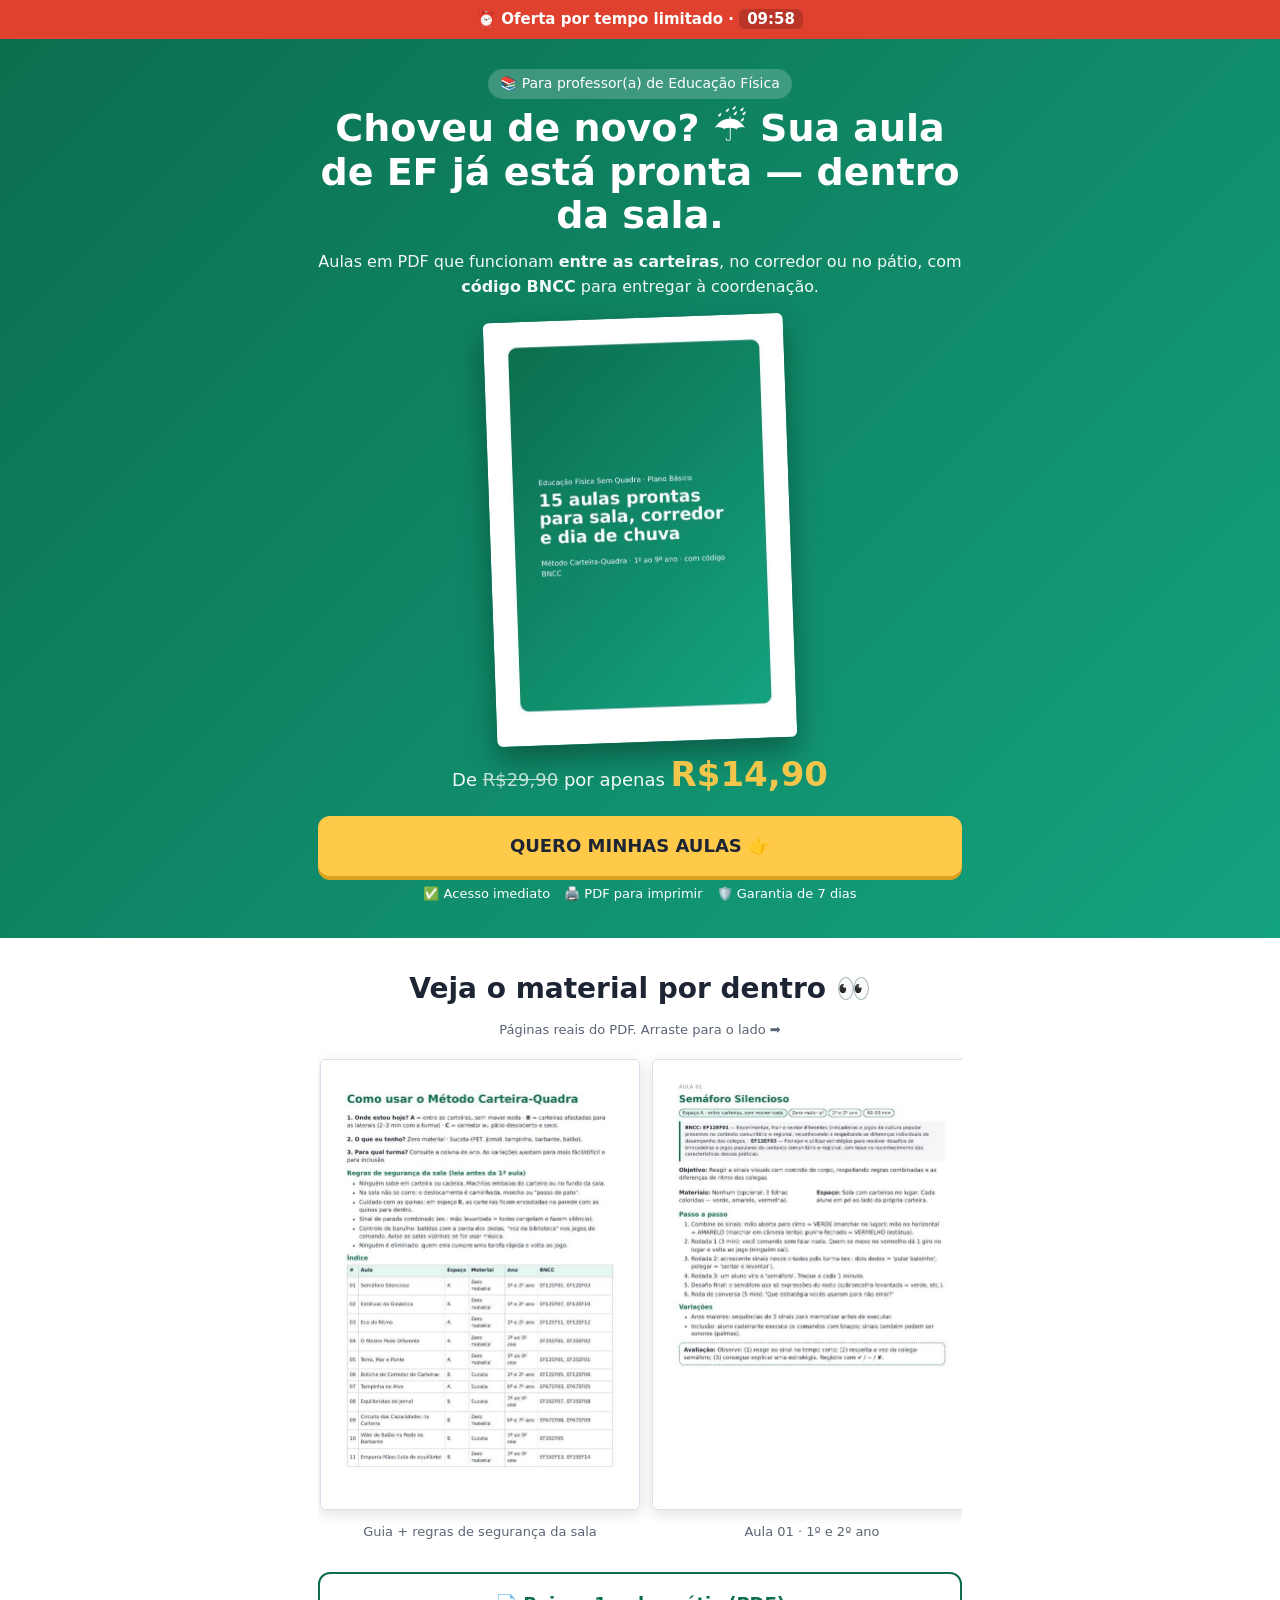
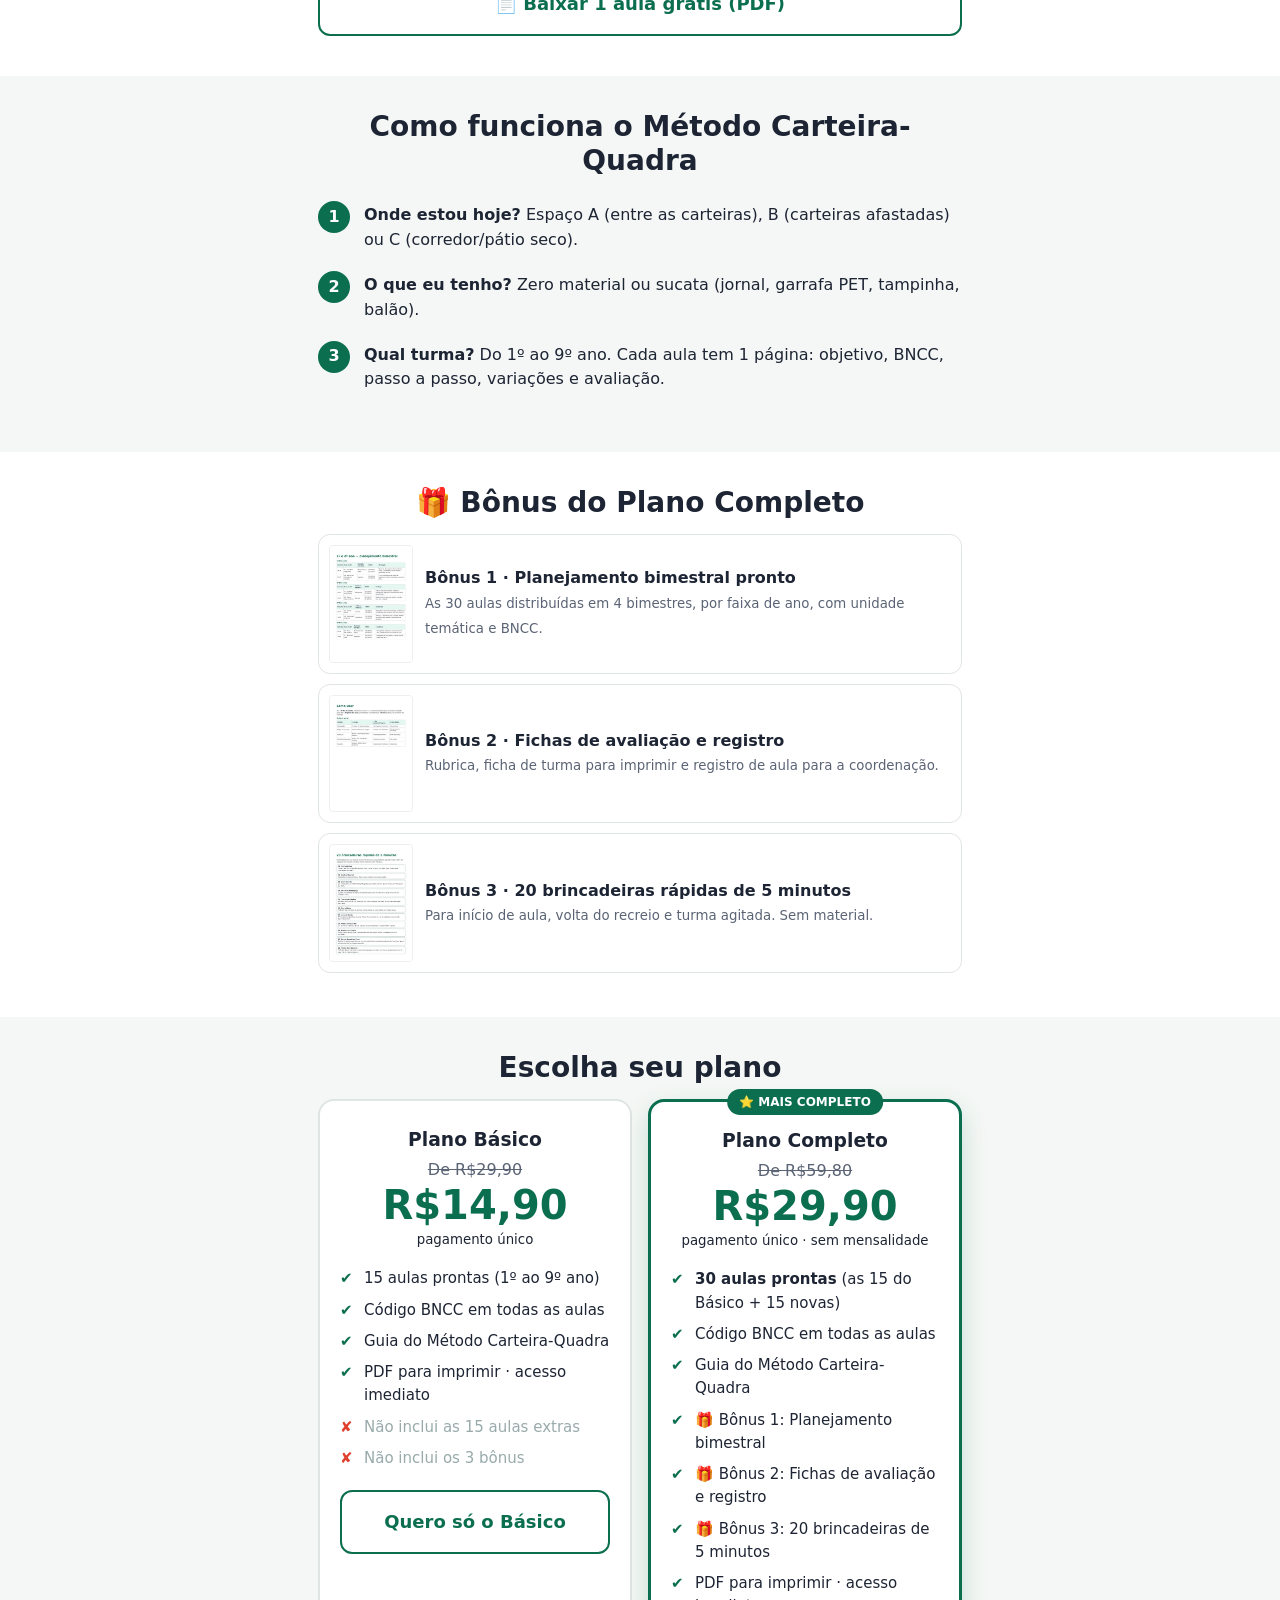
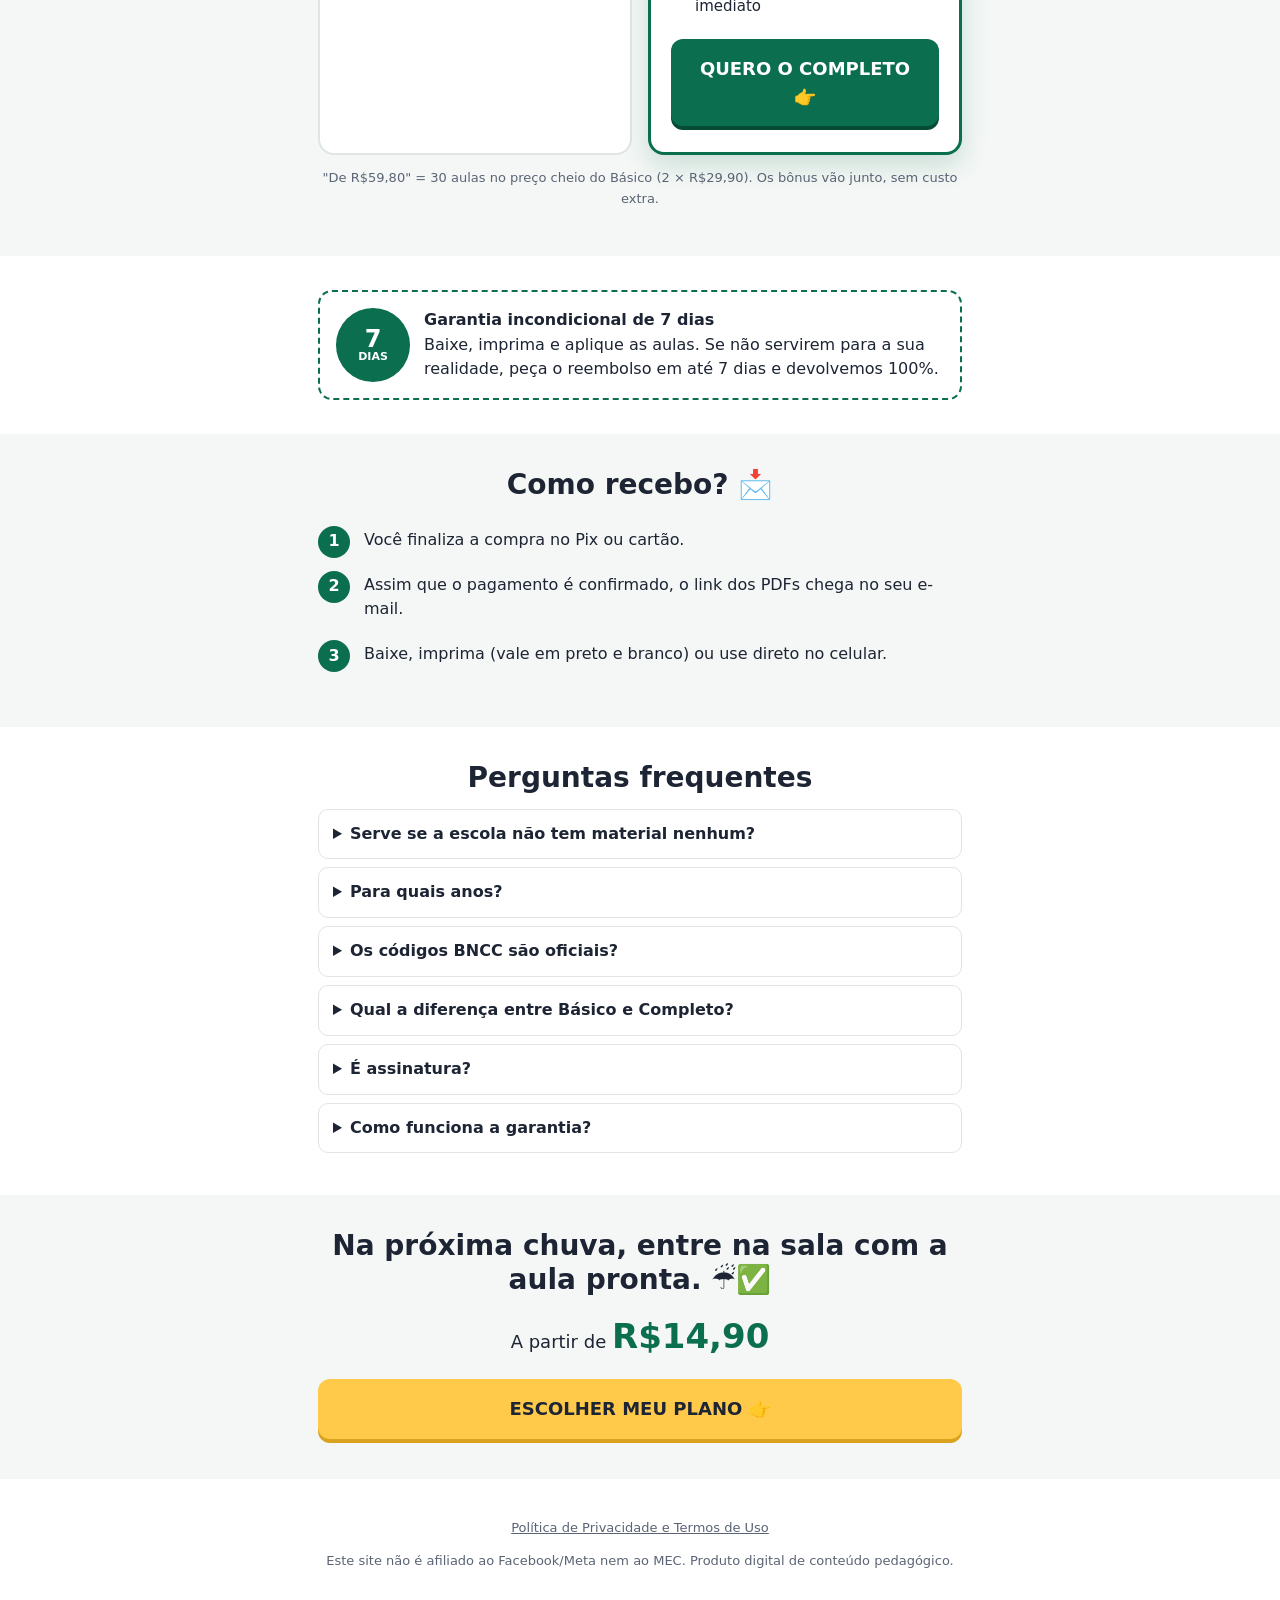
<file: index.html>
<!doctype html>
<html lang="pt-BR">
<head>
<meta charset="utf-8">
<meta name="viewport" content="width=device-width,initial-scale=1">
<title>Educação Física Sem Quadra — aulas prontas para sala e dia de chuva | a partir de R$14,90</title>
<meta name="description" content="Aulas de Educação Física prontas para dar dentro da sala, no corredor ou no pátio, com código BNCC. PDF para imprimir. A partir de R$14,90.">
<meta property="og:title" content="Professor(a) de EF, choveu de novo? Aulas prontas para a sala ☔">
<meta property="og:image" content="assets/prev/capa-basico-01.jpg">
<link rel="preload" as="image" href="assets/prev/capa-basico-01.jpg">
<link rel="stylesheet" href="assets/style.css">
<!--
  ===== META PIXEL (PLACEHOLDER) — troque SEU_PIXEL_ID e remova os comentários =====
<script>
!function(f,b,e,v,n,t,s){if(f.fbq)return;n=f.fbq=function(){n.callMethod?
n.callMethod.apply(n,arguments):n.queue.push(arguments)};if(!f._fbq)f._fbq=n;
n.push=n;n.loaded=!0;n.version='2.0';n.queue=[];t=b.createElement(e);t.async=!0;
t.src=v;s=b.getElementsByTagName(e)[0];s.parentNode.insertBefore(t,s)}(window,
document,'script','https://connect.facebook.net/en_US/fbevents.js');
fbq('init','SEU_PIXEL_ID');fbq('track','PageView');
document.addEventListener('click',function(e){var a=e.target.closest('a[data-plan]');if(a)fbq('track','InitiateCheckout',{value:+a.dataset.value,currency:'BRL',content_name:a.dataset.plan});});
</script>
<noscript><img height="1" width="1" style="display:none" src="https://www.facebook.com/tr?id=SEU_PIXEL_ID&ev=PageView&noscript=1"/></noscript>
-->
</head>
<body>
<!-- Troque CHECKOUT_URL_BASICO e CHECKOUT_URL_COMPLETO pelos links do checkout (Kiwify/Hotmart). -->
<div class="bar">⏰ Oferta por tempo limitado · <b id="cd">10:00</b></div>

<header class="hero"><div class="w">
<span class="pill">📚 Para professor(a) de Educação Física</span>
<h1>Choveu de novo? ☔ Sua aula de EF já está pronta — dentro da sala.</h1>
<p>Aulas em PDF que funcionam <b>entre as carteiras</b>, no corredor ou no pátio, com <b>código BNCC</b> para entregar à coordenação.</p>
<img class="mock" src="assets/prev/capa-basico-01.jpg" width="300" height="424" alt="Capa do Plano Básico: 15 aulas">
<p class="dp">De <s>R$29,90</s> por apenas <b>R$14,90</b></p>
<a class="btn" href="#planos">QUERO MINHAS AULAS 👉</a>
<div class="trust"><span>✅ Acesso imediato</span><span>🖨️ PDF para imprimir</span><span>🛡️ Garantia de 7 dias</span></div>
</div></header>

<section><div class="w">
<h2>Veja o material por dentro 👀</h2>
<p class="note">Páginas reais do PDF. Arraste para o lado ➡️</p>
<div class="flip">
<figure><img loading="lazy" src="assets/prev/guia-02.jpg" alt="Guia do Método Carteira-Quadra"><figcaption>Guia + regras de segurança da sala</figcaption></figure>
<figure><img loading="lazy" src="assets/prev/aula-04.jpg" alt="Aula Semáforo Silencioso"><figcaption>Aula 01 · 1º e 2º ano</figcaption></figure>
<figure><img loading="lazy" src="assets/prev/aula-20.jpg" alt="Aula Mamba"><figcaption>Aula 17 · 3º ao 5º ano</figcaption></figure>
<figure><img loading="lazy" src="assets/prev/aula-26.jpg" alt="Aula Ginga e Esquiva"><figcaption>Aula 23 · 6º e 7º ano</figcaption></figure>
<figure><img loading="lazy" src="assets/prev/aula-29.jpg" alt="Aula Forró de Dois Tempos"><figcaption>Aula 26 · 8º e 9º ano</figcaption></figure>
</div>
<a class="btn o" href="assets/amostra-aula-gratis.pdf">📄 Baixar 1 aula grátis (PDF)</a>
</div></section>

<section class="alt"><div class="w">
<h2>Como funciona o Método Carteira-Quadra</h2>
<ol class="steps">
<li><b>Onde estou hoje?</b> Espaço A (entre as carteiras), B (carteiras afastadas) ou C (corredor/pátio seco).</li>
<li><b>O que eu tenho?</b> Zero material ou sucata (jornal, garrafa PET, tampinha, balão).</li>
<li><b>Qual turma?</b> Do 1º ao 9º ano. Cada aula tem 1 página: objetivo, BNCC, passo a passo, variações e avaliação.</li>
</ol>
</div></section>

<section><div class="w">
<h2>🎁 Bônus do Plano Completo</h2>
<div class="bon"><img loading="lazy" src="assets/prev/b1-3.jpg" alt=""><div><b>Bônus 1 · Planejamento bimestral pronto</b><br><small>As 30 aulas distribuídas em 4 bimestres, por faixa de ano, com unidade temática e BNCC.</small></div></div>
<div class="bon"><img loading="lazy" src="assets/prev/b2-2.jpg" alt=""><div><b>Bônus 2 · Fichas de avaliação e registro</b><br><small>Rubrica, ficha de turma para imprimir e registro de aula para a coordenação.</small></div></div>
<div class="bon"><img loading="lazy" src="assets/prev/b3-2.jpg" alt=""><div><b>Bônus 3 · 20 brincadeiras rápidas de 5 minutos</b><br><small>Para início de aula, volta do recreio e turma agitada. Sem material.</small></div></div>
</div></section>

<section class="alt" id="planos"><div class="w">
<h2>Escolha seu plano</h2>
<div class="plans">
<div class="plan">
<h3>Plano Básico</h3>
<div class="price"><s>De R$29,90</s><div class="v">R$14,90</div><small>pagamento único</small></div>
<ul>
<li>15 aulas prontas (1º ao 9º ano)</li>
<li>Código BNCC em todas as aulas</li>
<li>Guia do Método Carteira-Quadra</li>
<li>PDF para imprimir · acesso imediato</li>
<li class="no">Não inclui as 15 aulas extras</li>
<li class="no">Não inclui os 3 bônus</li>
</ul>
<a class="btn o" data-plan="basico" data-value="14.90" href="CHECKOUT_URL_BASICO">Quero só o Básico</a>
</div>
<div class="plan best">
<span class="tagb">⭐ MAIS COMPLETO</span>
<h3>Plano Completo</h3>
<div class="price"><s>De R$59,80</s><div class="v">R$29,90</div><small>pagamento único · sem mensalidade</small></div>
<ul>
<li><b>30 aulas prontas</b> (as 15 do Básico + 15 novas)</li>
<li>Código BNCC em todas as aulas</li>
<li>Guia do Método Carteira-Quadra</li>
<li>🎁 Bônus 1: Planejamento bimestral</li>
<li>🎁 Bônus 2: Fichas de avaliação e registro</li>
<li>🎁 Bônus 3: 20 brincadeiras de 5 minutos</li>
<li>PDF para imprimir · acesso imediato</li>
</ul>
<a class="btn g" data-plan="completo" data-value="29.90" href="CHECKOUT_URL_COMPLETO">QUERO O COMPLETO 👉</a>
</div>
</div>
<p class="note">"De R$59,80" = 30 aulas no preço cheio do Básico (2 × R$29,90). Os bônus vão junto, sem custo extra.</p>
</div></section>

<section><div class="w">
<div class="gar"><div class="seal">7<small>DIAS</small></div><div><b>Garantia incondicional de 7 dias</b><br>Baixe, imprima e aplique as aulas. Se não servirem para a sua realidade, peça o reembolso em até 7 dias e devolvemos 100%.</div></div>
</div></section>

<section class="alt"><div class="w">
<h2>Como recebo? 📩</h2>
<ol class="steps">
<li>Você finaliza a compra no Pix ou cartão.</li>
<li>Assim que o pagamento é confirmado, o link dos PDFs chega no seu e-mail.</li>
<li>Baixe, imprima (vale em preto e branco) ou use direto no celular.</li>
</ol>
</div></section>

<section><div class="w">
<h2>Perguntas frequentes</h2>
<details><summary>Serve se a escola não tem material nenhum?</summary><p>Sim. Várias aulas são "zero material" e as outras usam sucata (jornal, garrafa PET, tampinha, balão).</p></details>
<details><summary>Para quais anos?</summary><p>Do 1º ao 9º ano do Ensino Fundamental. O índice mostra o ano de cada aula.</p></details>
<details><summary>Os códigos BNCC são oficiais?</summary><p>Sim. Os códigos e textos das habilidades são os da BNCC publicada pelo MEC. A escolha da habilidade para cada aula é uma sugestão pedagógica que você pode ajustar.</p></details>
<details><summary>Qual a diferença entre Básico e Completo?</summary><p>O Básico tem 15 aulas. O Completo tem 30 aulas e os 3 bônus (planejamento bimestral, fichas de avaliação e 20 brincadeiras de 5 minutos).</p></details>
<details><summary>É assinatura?</summary><p>Não. Pagamento único.</p></details>
<details><summary>Como funciona a garantia?</summary><p>Você tem 7 dias para pedir o reembolso integral pela plataforma de pagamento ou pelo e-mail de suporte.</p></details>
</div></section>

<section class="alt"><div class="w">
<h2>Na próxima chuva, entre na sala com a aula pronta. ☔✅</h2>
<p class="dp" style="text-align:center">A partir de <b style="color:var(--g)">R$14,90</b></p>
<a class="btn" href="#planos">ESCOLHER MEU PLANO 👉</a>
</div></section>

<footer><div class="w">
<p><a href="privacidade.html">Política de Privacidade e Termos de Uso</a></p>
<p>Este site não é afiliado ao Facebook/Meta nem ao MEC. Produto digital de conteúdo pedagógico.</p>
</div></footer>
<script>
// Contador evergreen por visitante (10 min). Não altera preço; só mostra "oferta por tempo limitado".
(function(){var k='efsq_t0',t0=+localStorage.getItem(k);if(!t0){t0=Date.now();localStorage.setItem(k,t0);}
var el=document.getElementById('cd');function tick(){var r=Math.max(0,600000-(Date.now()-t0));
var m=Math.floor(r/60000),s=Math.floor(r%60000/1000);el.textContent=(m<10?'0':'')+m+':'+(s<10?'0':'')+s;if(r>0)setTimeout(tick,1000);}tick();})();
</script>
</body>
</html>
</file>
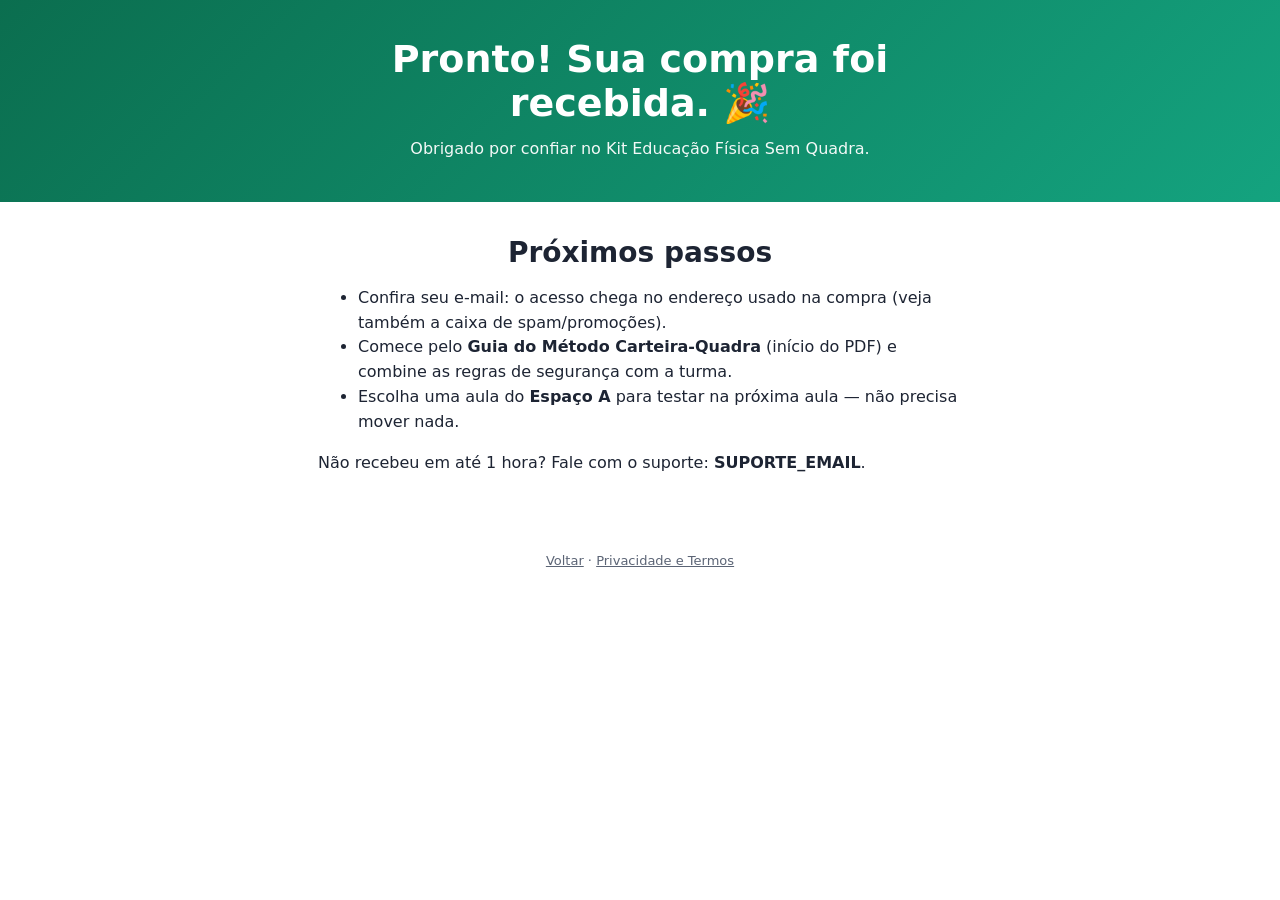
<file: obrigado.html>
<!doctype html><html lang="pt-BR"><head><meta charset="utf-8"><meta name="viewport" content="width=device-width,initial-scale=1"><meta name="robots" content="noindex">
<title>Obrigado! — Educação Física Sem Quadra</title><link rel="stylesheet" href="assets/style.css">
<!-- META PIXEL (PLACEHOLDER): após init, dispare a compra:
<script>fbq('init','SEU_PIXEL_ID');fbq('track','PageView');fbq('track','Purchase',{value:14.90 /* ou 29.90 no Completo */,currency:'BRL'});</script>
Obs.: se o checkout (Kiwify/Hotmart) já envia o evento Purchase, não duplique aqui. -->
</head><body>
<header class="hero"><div class="w"><h1>Pronto! Sua compra foi recebida. 🎉</h1><p>Obrigado por confiar no Kit Educação Física Sem Quadra.</p></div></header>
<section><div class="w">
<h2>Próximos passos</h2>
<ul class="chk">
<li>Confira seu e-mail: o acesso chega no endereço usado na compra (veja também a caixa de spam/promoções).</li>
<li>Comece pelo <b>Guia do Método Carteira-Quadra</b> (início do PDF) e combine as regras de segurança com a turma.</li>
<li>Escolha uma aula do <b>Espaço A</b> para testar na próxima aula — não precisa mover nada.</li>
</ul>
<p>Não recebeu em até 1 hora? Fale com o suporte: <b>SUPORTE_EMAIL</b>.</p>
</div></section>
<footer><a href="index.html">Voltar</a> · <a href="privacidade.html">Privacidade e Termos</a></footer>
</body></html>
</file>
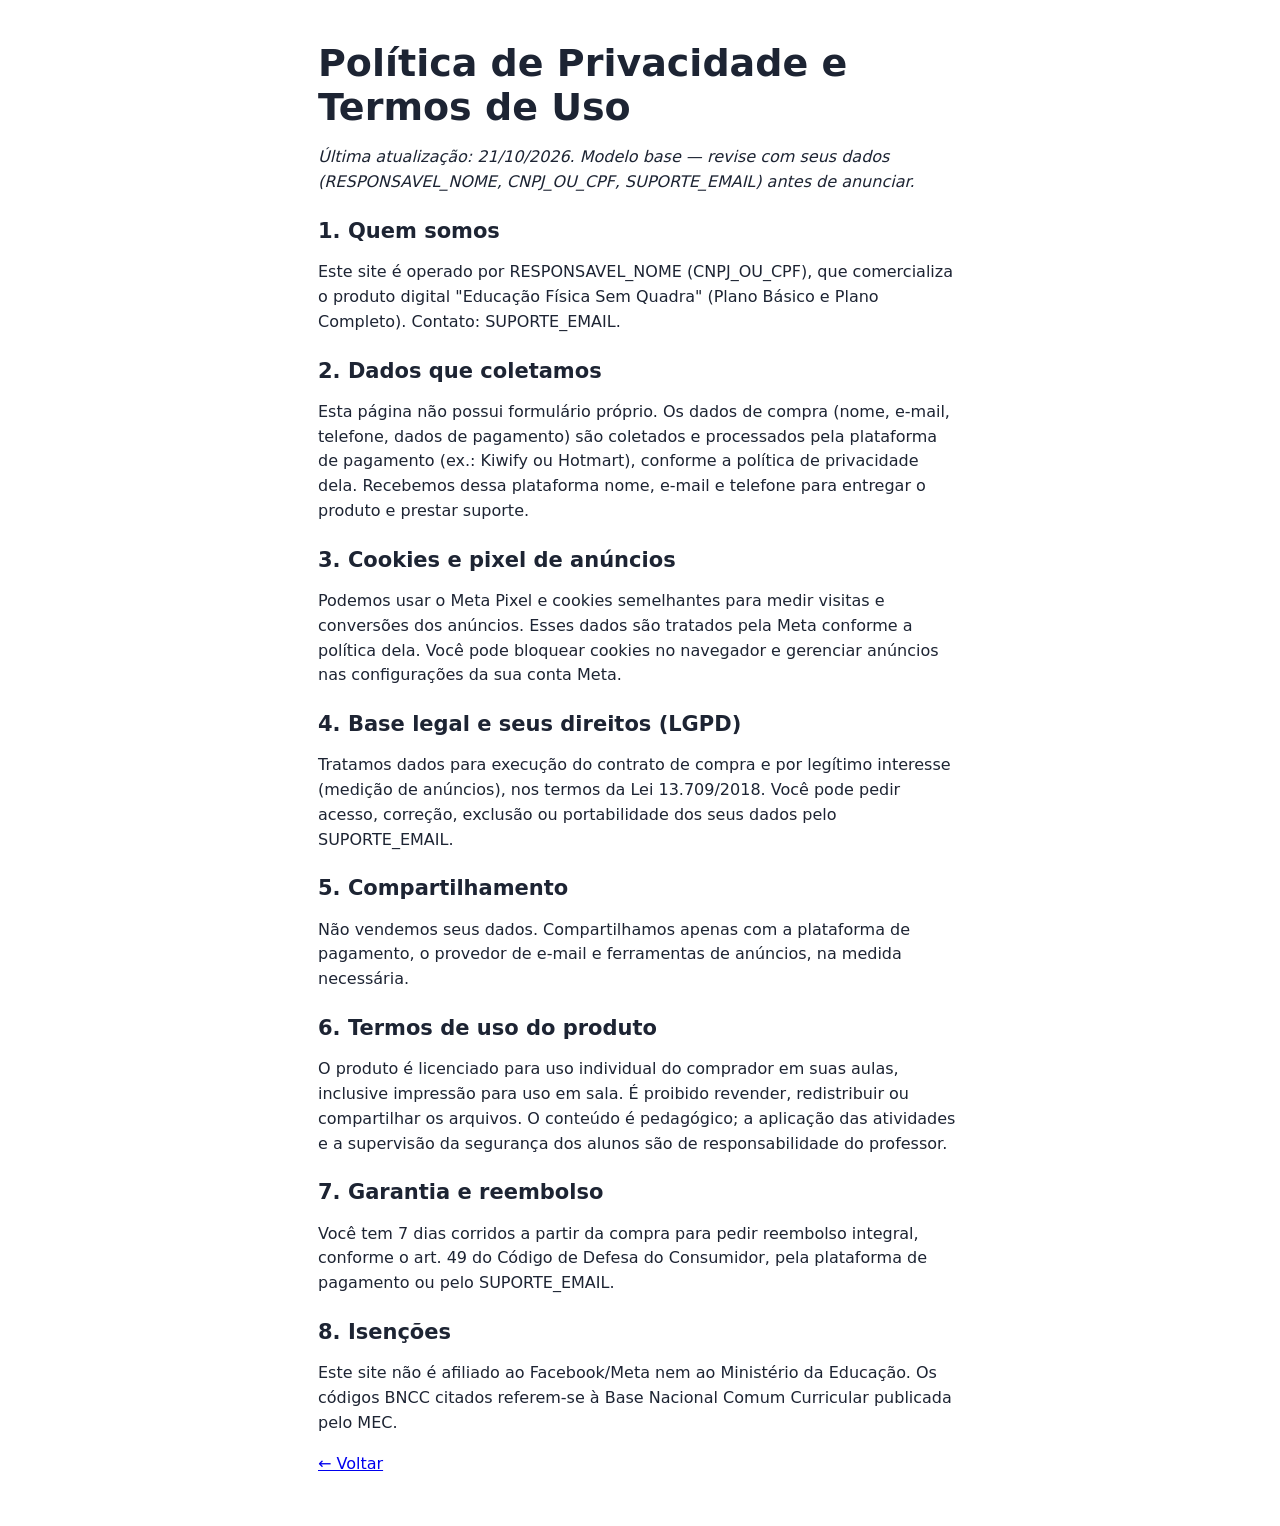
<file: privacidade.html>
<!doctype html><html lang="pt-BR"><head><meta charset="utf-8"><meta name="viewport" content="width=device-width,initial-scale=1">
<title>Política de Privacidade e Termos de Uso — Educação Física Sem Quadra</title><link rel="stylesheet" href="assets/style.css"></head><body>
<section class="legal"><div class="w">
<h1>Política de Privacidade e Termos de Uso</h1>
<p><i>Última atualização: 21/10/2026. Modelo base — revise com seus dados (RESPONSAVEL_NOME, CNPJ_OU_CPF, SUPORTE_EMAIL) antes de anunciar.</i></p>
<h2>1. Quem somos</h2><p>Este site é operado por RESPONSAVEL_NOME (CNPJ_OU_CPF), que comercializa o produto digital "Educação Física Sem Quadra" (Plano Básico e Plano Completo). Contato: SUPORTE_EMAIL.</p>
<h2>2. Dados que coletamos</h2><p>Esta página não possui formulário próprio. Os dados de compra (nome, e-mail, telefone, dados de pagamento) são coletados e processados pela plataforma de pagamento (ex.: Kiwify ou Hotmart), conforme a política de privacidade dela. Recebemos dessa plataforma nome, e-mail e telefone para entregar o produto e prestar suporte.</p>
<h2>3. Cookies e pixel de anúncios</h2><p>Podemos usar o Meta Pixel e cookies semelhantes para medir visitas e conversões dos anúncios. Esses dados são tratados pela Meta conforme a política dela. Você pode bloquear cookies no navegador e gerenciar anúncios nas configurações da sua conta Meta.</p>
<h2>4. Base legal e seus direitos (LGPD)</h2><p>Tratamos dados para execução do contrato de compra e por legítimo interesse (medição de anúncios), nos termos da Lei 13.709/2018. Você pode pedir acesso, correção, exclusão ou portabilidade dos seus dados pelo SUPORTE_EMAIL.</p>
<h2>5. Compartilhamento</h2><p>Não vendemos seus dados. Compartilhamos apenas com a plataforma de pagamento, o provedor de e-mail e ferramentas de anúncios, na medida necessária.</p>
<h2>6. Termos de uso do produto</h2><p>O produto é licenciado para uso individual do comprador em suas aulas, inclusive impressão para uso em sala. É proibido revender, redistribuir ou compartilhar os arquivos. O conteúdo é pedagógico; a aplicação das atividades e a supervisão da segurança dos alunos são de responsabilidade do professor.</p>
<h2>7. Garantia e reembolso</h2><p>Você tem 7 dias corridos a partir da compra para pedir reembolso integral, conforme o art. 49 do Código de Defesa do Consumidor, pela plataforma de pagamento ou pelo SUPORTE_EMAIL.</p>
<h2>8. Isenções</h2><p>Este site não é afiliado ao Facebook/Meta nem ao Ministério da Educação. Os códigos BNCC citados referem-se à Base Nacional Comum Curricular publicada pelo MEC.</p>
<p><a href="index.html">← Voltar</a></p>
</div></section></body></html>
</file>
<file: assets/style.css>
:root{--g:#0b6e4f;--g2:#14a37f;--y:#ffc94a;--r:#e0412f;--t:#1d2433;--m:#5b6475;--bg:#f4f7f5}
*{box-sizing:border-box}body{margin:0;font:16px/1.55 system-ui,-apple-system,"Segoe UI",Roboto,sans-serif;color:var(--t);background:#fff}
.w{max-width:680px;margin:0 auto;padding:0 18px}section{padding:34px 0}section.alt{background:var(--bg)}
h1{font-size:clamp(26px,6.4vw,38px);line-height:1.15;margin:8px 0 12px}h2{font-size:clamp(22px,5vw,28px);line-height:1.2;margin:0 0 14px;text-align:center}
.bar{position:sticky;top:0;z-index:9;background:var(--r);color:#fff;text-align:center;font-weight:700;padding:8px;font-size:15px}.bar b{font-variant-numeric:tabular-nums;background:rgba(0,0,0,.18);padding:1px 8px;border-radius:6px}
.hero{background:linear-gradient(135deg,var(--g),var(--g2));color:#fff;padding:30px 0 34px;text-align:center}.hero p{opacity:.95;margin:6px 0}
.pill{display:inline-block;background:rgba(255,255,255,.2);border-radius:20px;padding:4px 12px;font-size:14px}
.mock{width:min(300px,78%);margin:18px auto 6px;display:block;border-radius:6px;box-shadow:0 14px 30px rgba(0,0,0,.35);transform:rotate(-2deg)}
.dp{margin:10px 0 0;font-size:18px}.dp s{opacity:.8}.dp b{font-size:34px;color:var(--y)}
.btn{display:block;text-align:center;background:var(--y);color:#1d2433;font-weight:800;font-size:18px;padding:16px 18px;border-radius:12px;text-decoration:none;box-shadow:0 4px 0 #d9a21f;margin:16px 0 6px}
.btn.g{background:var(--g);color:#fff;box-shadow:0 4px 0 #064b36}.btn.o{background:#fff;border:2px solid var(--g);color:var(--g);box-shadow:none}
.note{font-size:13px;color:var(--m);text-align:center}.hero .note{color:#e8fff6}
.trust{display:flex;justify-content:center;gap:14px;flex-wrap:wrap;font-size:13px;margin-top:8px}
.flip{display:flex;gap:12px;overflow-x:auto;scroll-snap-type:x mandatory;padding:6px 2px 14px;-webkit-overflow-scrolling:touch}
.flip figure{flex:0 0 78%;max-width:320px;margin:0;scroll-snap-align:center}.flip img{width:100%;border:1px solid #dde;border-radius:6px;box-shadow:0 4px 14px rgba(0,0,0,.12);background:#fff}
.flip figcaption{font-size:13px;color:var(--m);text-align:center;margin-top:4px}
.steps{counter-reset:s;list-style:none;padding:0}.steps li{counter-increment:s;padding:10px 0 10px 46px;position:relative}.steps li:before{content:counter(s);position:absolute;left:0;top:8px;width:32px;height:32px;border-radius:50%;background:var(--g);color:#fff;font-weight:800;display:flex;align-items:center;justify-content:center}
.bon{display:flex;gap:12px;align-items:center;background:#fff;border:1px solid #dfe5e2;border-radius:12px;padding:10px;margin:10px 0}.bon img{width:84px;border-radius:4px;border:1px solid #eee}.bon small{color:var(--m)}
.plans{display:grid;gap:16px}@media(min-width:640px){.plans{grid-template-columns:1fr 1fr}}
.plan{background:#fff;border:2px solid #dfe5e2;border-radius:16px;padding:20px;position:relative}.plan.best{border:3px solid var(--g);box-shadow:0 10px 26px rgba(11,110,79,.18)}
.tagb{position:absolute;top:-13px;left:50%;transform:translateX(-50%);background:var(--g);color:#fff;font-size:12px;font-weight:800;padding:4px 12px;border-radius:20px;white-space:nowrap}
.plan h3{margin:4px 0;text-align:center}.price{text-align:center}.price s{color:var(--m)}.price .v{font-size:40px;font-weight:900;color:var(--g);line-height:1.1}
.plan ul{list-style:none;padding:0;margin:12px 0;font-size:15px}.plan li{padding:4px 0 4px 24px;position:relative}.plan li:before{content:"✔";position:absolute;left:0;color:var(--g);font-weight:800}.plan li.no{color:#9aa}.plan li.no:before{content:"✘";color:var(--r)}
.gar{display:flex;gap:14px;align-items:center;background:#fff;border:2px dashed var(--g);border-radius:14px;padding:16px}.seal{flex:0 0 74px;height:74px;border-radius:50%;background:var(--g);color:#fff;font-weight:900;display:flex;flex-direction:column;align-items:center;justify-content:center;font-size:24px;line-height:1}.seal small{font-size:11px}
details{background:#fff;border:1px solid #dfe5e2;border-radius:10px;padding:12px 14px;margin:8px 0}summary{font-weight:700;cursor:pointer}
footer{padding:26px 0 40px;font-size:13px;color:var(--m);text-align:center}footer a{color:var(--m)}
.legal h2{text-align:left;margin-top:24px;font-size:21px}
</file>
